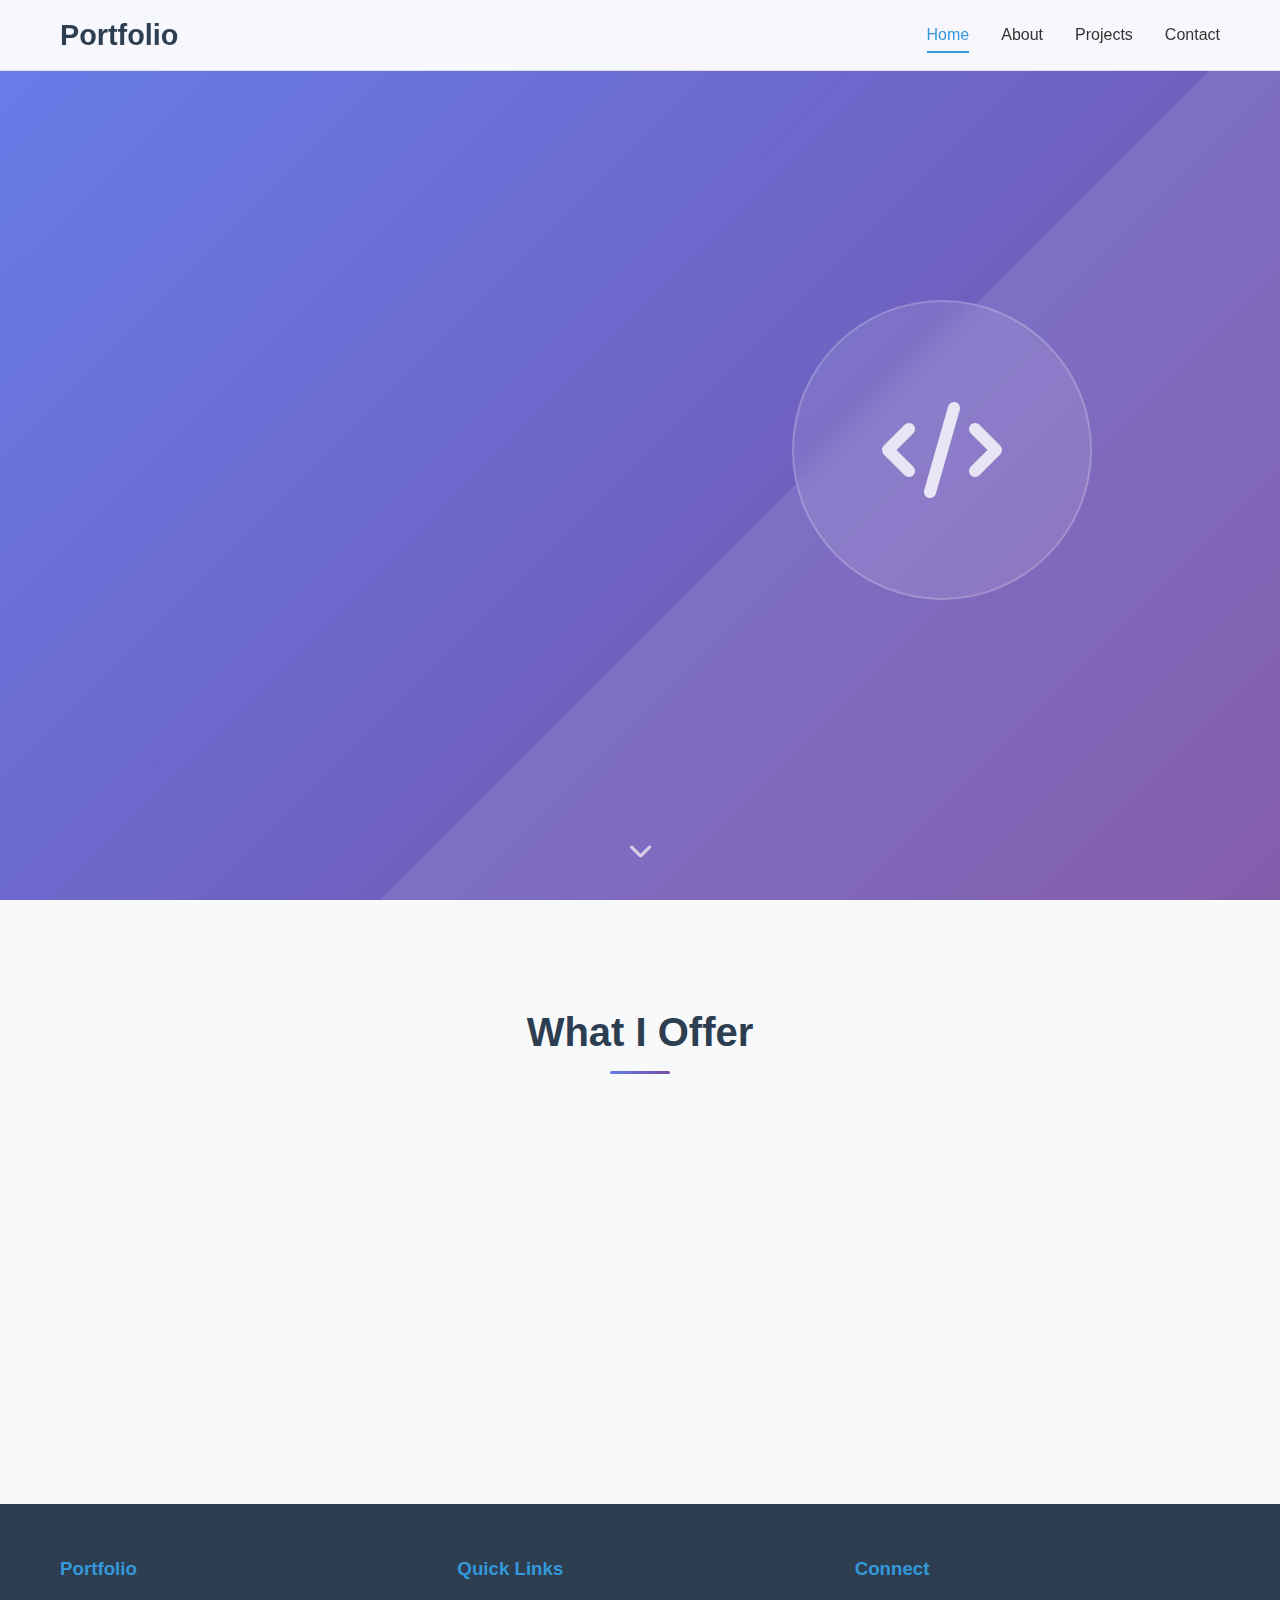
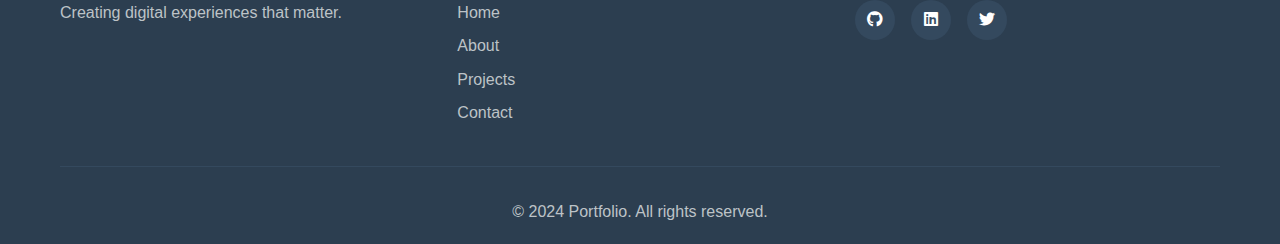
<file: index.html>
<!DOCTYPE html>
<html lang="en">
<head>
    <meta charset="UTF-8">
    <meta name="viewport" content="width=device-width, initial-scale=1.0">
    <meta name="description" content="Professional Portfolio - Web Developer">
    <title>Portfolio - Home</title>
    <link rel="stylesheet" href="css/styles.css">
    <link href="https://cdnjs.cloudflare.com/ajax/libs/font-awesome/6.0.0/css/all.min.css" rel="stylesheet">
</head>
<body>
    <!-- Navigation -->
    <nav class="navbar" id="navbar">
        <div class="nav-container">
            <div class="nav-logo">
                <a href="index.html">Portfolio</a>
            </div>
            <div class="nav-menu" id="nav-menu">
                <a href="index.html" class="nav-link active">Home</a>
                <a href="about.html" class="nav-link">About</a>
                <a href="projects.html" class="nav-link">Projects</a>
                <a href="contact.html" class="nav-link">Contact</a>
            </div>
            <div class="nav-toggle" id="mobile-menu">
                <span class="bar"></span>
                <span class="bar"></span>
                <span class="bar"></span>
            </div>
        </div>
    </nav>

    <!-- Hero Section -->
    <section class="hero">
        <div class="hero-container">
            <div class="hero-content">
                <h1 class="hero-title fade-in">Welcome to My Portfolio</h1>
                <p class="hero-subtitle fade-in-delay">Full-Stack Web Developer & UI/UX Designer</p>
                <p class="hero-description fade-in-delay-2">
                    I create beautiful, responsive websites and applications that deliver exceptional user experiences.
                </p>
                <div class="hero-buttons fade-in-delay-3">
                    <a href="projects.html" class="btn btn-primary">View My Work</a>
                    <a href="contact.html" class="btn btn-secondary">Get In Touch</a>
                </div>
            </div>
            <div class="hero-image">
                <div class="profile-circle">
                    <i class="fas fa-code"></i>
                </div>
            </div>
        </div>
        <div class="scroll-indicator">
            <i class="fas fa-chevron-down"></i>
        </div>
    </section>

    <!-- Features Section -->
    <section class="features" id="features">
        <div class="container">
            <h2 class="section-title">What I Offer</h2>
            <div class="features-grid">
                <div class="feature-card">
                    <div class="feature-icon">
                        <i class="fas fa-mobile-alt"></i>
                    </div>
                    <h3>Responsive Design</h3>
                    <p>Mobile-first approach ensuring your site looks great on all devices</p>
                </div>
                <div class="feature-card">
                    <div class="feature-icon">
                        <i class="fas fa-rocket"></i>
                    </div>
                    <h3>Fast Performance</h3>
                    <p>Optimized code and assets for lightning-fast loading times</p>
                </div>
                <div class="feature-card">
                    <div class="feature-icon">
                        <i class="fas fa-palette"></i>
                    </div>
                    <h3>Modern UI/UX</h3>
                    <p>Clean, intuitive interfaces that engage and convert users</p>
                </div>
            </div>
        </div>
    </section>

    <!-- Footer -->
    <footer class="footer">
        <div class="container">
            <div class="footer-content">
                <div class="footer-section">
                    <h3>Portfolio</h3>
                    <p>Creating digital experiences that matter.</p>
                </div>
                <div class="footer-section">
                    <h3>Quick Links</h3>
                    <ul>
                        <li><a href="index.html">Home</a></li>
                        <li><a href="about.html">About</a></li>
                        <li><a href="projects.html">Projects</a></li>
                        <li><a href="contact.html">Contact</a></li>
                    </ul>
                </div>
                <div class="footer-section">
                    <h3>Connect</h3>
                    <div class="social-links">
                        <a href="#"><i class="fab fa-github"></i></a>
                        <a href="#"><i class="fab fa-linkedin"></i></a>
                        <a href="#"><i class="fab fa-twitter"></i></a>
                    </div>
                </div>
            </div>
            <div class="footer-bottom">
                <p>&copy; 2024 Portfolio. All rights reserved.</p>
            </div>
        </div>
    </footer>

    <script src="js/scripts.js"></script>
</body>
</html>
</file>
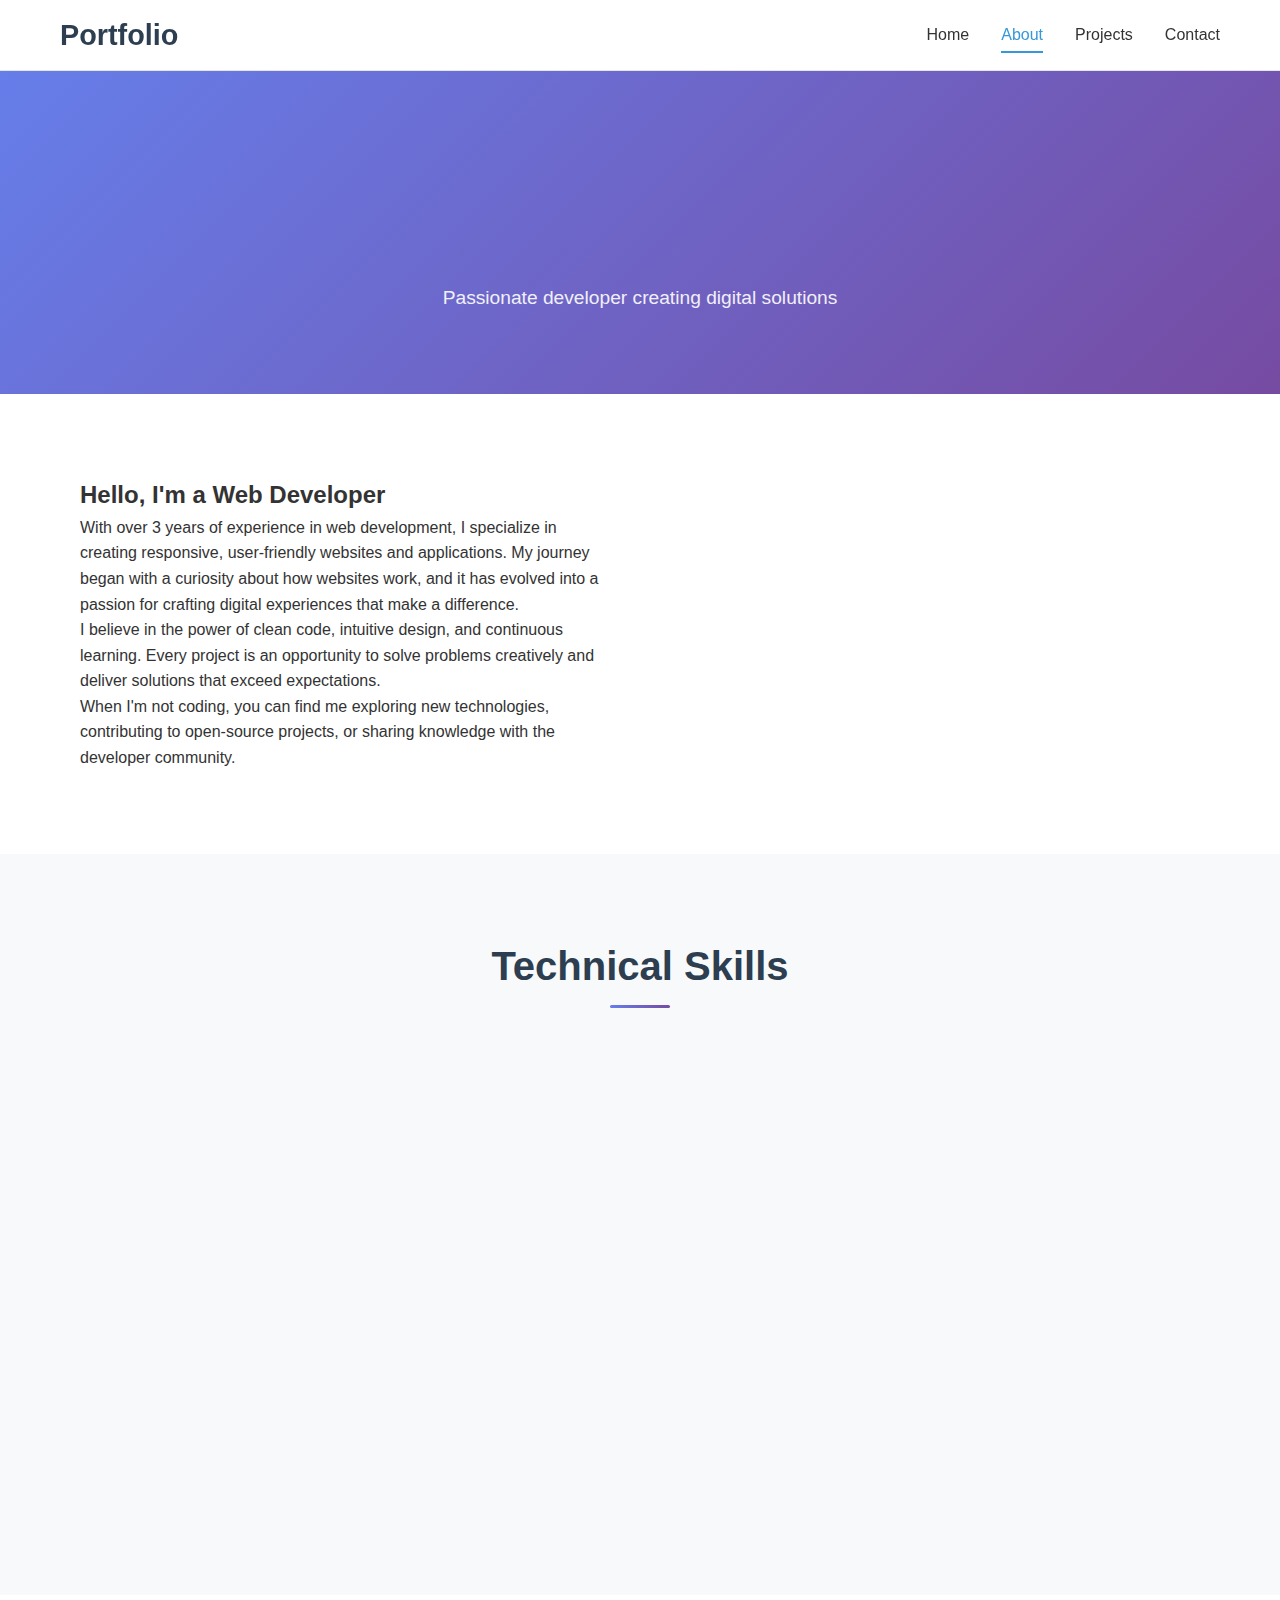
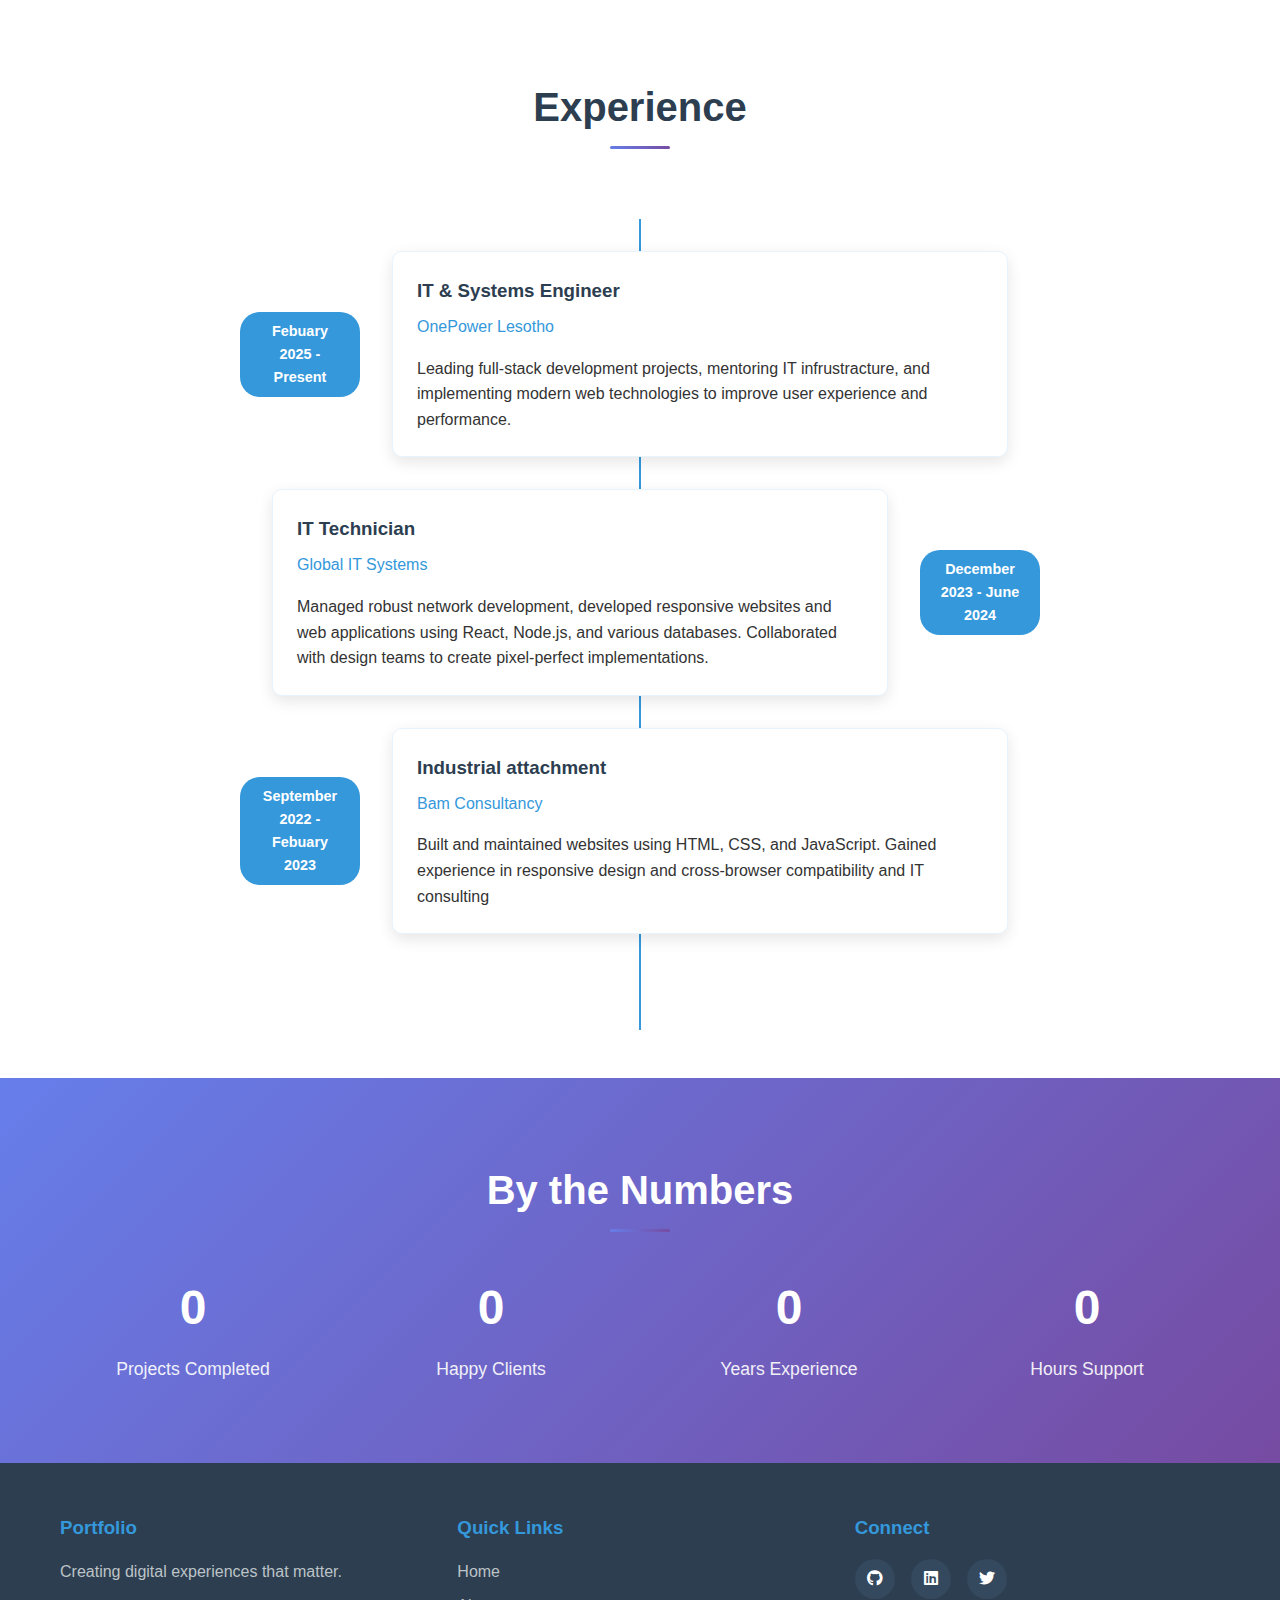
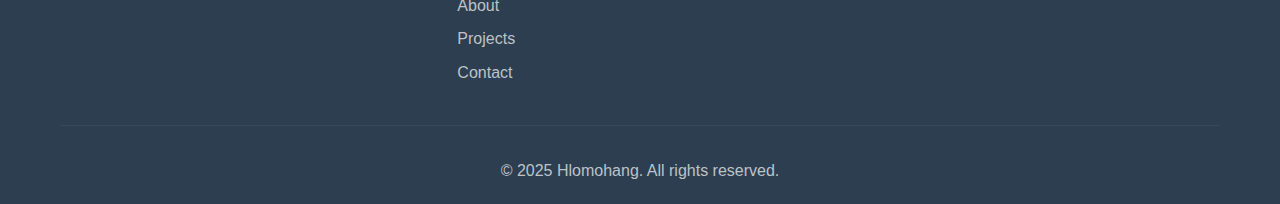
<file: about.html>
<!DOCTYPE html>
<html lang="en">
<head>
    <meta charset="UTF-8">
    <meta name="viewport" content="width=device-width, initial-scale=1.0">
    <meta name="description" content="Learn more about my background, skills, and experience as a web developer">
    <title>Portfolio - About</title>
    <link rel="stylesheet" href="css/styles.css">
    <link href="https://cdnjs.cloudflare.com/ajax/libs/font-awesome/6.0.0/css/all.min.css" rel="stylesheet">
</head>
<body>
    <!-- Navigation -->
    <nav class="navbar" id="navbar">
        <div class="nav-container">
            <div class="nav-logo">
                <a href="index.html">Portfolio</a>
            </div>
            <div class="nav-menu" id="nav-menu">
                <a href="index.html" class="nav-link">Home</a>
                <a href="about.html" class="nav-link active">About</a>
                <a href="projects.html" class="nav-link">Projects</a>
                <a href="contact.html" class="nav-link">Contact</a>
            </div>
            <div class="nav-toggle" id="mobile-menu">
                <span class="bar"></span>
                <span class="bar"></span>
                <span class="bar"></span>
            </div>
        </div>
    </nav>

    <!-- Page Header -->
    <section class="page-header">
        <div class="container">
            <h1 class="page-title fade-in">About Me</h1>
            <p class="page-subtitle fade-in-delay">Passionate developer creating digital solutions</p>
        </div>
    </section>

    <!-- About Content -->
    <section class="content-section">
        <div class="container">
            <div class="hero-container">
                <div class="hero-content">
                    <h2>Hello, I'm a Web Developer</h2>
                    <p>
                        With over 3 years of experience in web development, I specialize in creating 
                        responsive, user-friendly websites and applications. My journey began with a 
                        curiosity about how websites work, and it has evolved into a passion for 
                        crafting digital experiences that make a difference.
                    </p>
                    <p>
                        I believe in the power of clean code, intuitive design, and continuous learning. 
                        Every project is an opportunity to solve problems creatively and deliver 
                        solutions that exceed expectations.
                    </p>
                    <p>
                        When I'm not coding, you can find me exploring new technologies, contributing 
                        to open-source projects, or sharing knowledge with the developer community.
                    </p>
                </div>
                <div class="hero-image">
                    <div class="profile-circle">
                        <i class="fas fa-user"></i>
                    </div>
                </div>
            </div>
        </div>
    </section>

    <!-- Skills Section -->
    <section class="content-section" style="background: #f8f9fa;">
        <div class="container">
            <h2 class="section-title">Technical Skills</h2>
            <div class="skills-grid">
                <div class="skill-item">
                    <i class="fab fa-html5" style="font-size: 2rem; color: #e34f26; margin-bottom: 0.5rem;"></i>
                    <h3>HTML5</h3>
                    <p>Semantic markup</p>
                </div>
                <div class="skill-item">
                    <i class="fab fa-css3-alt" style="font-size: 2rem; color: #1572b6; margin-bottom: 0.5rem;"></i>
                    <h3>CSS3</h3>
                    <p>Modern styling</p>
                </div>
                <div class="skill-item">
                    <i class="fab fa-js-square" style="font-size: 2rem; color: #f7df1e; margin-bottom: 0.5rem;"></i>
                    <h3>JavaScript</h3>
                    <p>ES6+ features</p>
                </div>
                <div class="skill-item">
                    <i class="fab fa-react" style="font-size: 2rem; color: #61dafb; margin-bottom: 0.5rem;"></i>
                    <h3>React & Next Js</h3>
                    <p>Component-based</p>
                </div>
                <div class="skill-item">
                    <i class="fab fa-node-js" style="font-size: 2rem; color: #339933; margin-bottom: 0.5rem;"></i>
                    <h3>Python & Node.js</h3>
                    <p>Backend development</p>
                </div>
                <div class="skill-item">
                    <i class="fas fa-database" style="font-size: 2rem; color: #336791; margin-bottom: 0.5rem;"></i>
                    <h3>Databases</h3>
                    <p>MySQL & PostgreSQL</p>
                </div>
                <div class="skill-item">
                    <i class="fab fa-git-alt" style="font-size: 2rem; color: #f05032; margin-bottom: 0.5rem;"></i>
                    <h3>Git</h3>
                    <p>Version control</p>
                </div>
                <div class="skill-item">
                    <i class="fas fa-mobile-alt" style="font-size: 2rem; color: #3498db; margin-bottom: 0.5rem;"></i>
                    <h3>Responsive</h3>
                    <p>Mobile-first design</p>
                </div>
                <div class="skill-item">
                    <i class="fas fa-mobile-alt" style="font-size: 2rem; color: #3498db; margin-bottom: 0.5rem;"></i>
                    <h3>AI & Machine learning</h3>
                    <p>Automation and AI driven solutions</p>
                </div>
            </div>
        </div>
    </section>

    <!-- Experience Timeline -->
    <section class="content-section">
        <div class="container">
            <h2 class="section-title">Experience</h2>
            <div class="timeline">
                <div class="timeline-item">
                    <div class="timeline-date">Febuary 2025 - Present</div>
                    <div class="timeline-content">
                        <h3>IT & Systems Engineer</h3>
                        <h4>OnePower Lesotho</h4>
                        <p>Leading full-stack development projects, mentoring IT infrustracture, and implementing modern web technologies to improve user experience and performance.</p>
                    </div>
                </div>
                <div class="timeline-item">
                    <div class="timeline-date">December 2023 - June 2024</div>
                    <div class="timeline-content">
                        <h3>IT Technician</h3>
                        <h4>Global IT Systems</h4>
                        <p>Managed robust network development, developed responsive websites and web applications using React, Node.js, and various databases. Collaborated with design teams to create pixel-perfect implementations.</p>
                    </div>
                </div>
                <div class="timeline-item">
                    <div class="timeline-date">September 2022 - Febuary 2023</div>
                    <div class="timeline-content">
                        <h3>Industrial attachment</h3>
                        <h4>Bam Consultancy</h4>
                        <p>Built and maintained websites using HTML, CSS, and JavaScript. Gained experience in responsive design and cross-browser compatibility and IT consulting</p>
                    </div>
                </div>
            </div>
        </div>
    </section>

    <!-- Stats Section -->
    <section class="content-section" style="background: linear-gradient(135deg, #667eea 0%, #764ba2 100%); color: white;">
        <div class="container">
            <h2 class="section-title" style="color: white;">By the Numbers</h2>
            <div class="stats-grid">
                <div class="stat-item">
                    <div class="stat-number counter" data-target="50">0</div>
                    <div class="stat-label">Projects Completed</div>
                </div>
                <div class="stat-item">
                    <div class="stat-number counter" data-target="100">0</div>
                    <div class="stat-label">Happy Clients</div>
                </div>
                <div class="stat-item">
                    <div class="stat-number counter" data-target="5">0</div>
                    <div class="stat-label">Years Experience</div>
                </div>
                <div class="stat-item">
                    <div class="stat-number counter" data-target="24">0</div>
                    <div class="stat-label">Hours Support</div>
                </div>
            </div>
        </div>
    </section>

    <!-- Footer -->
    <footer class="footer">
        <div class="container">
            <div class="footer-content">
                <div class="footer-section">
                    <h3>Portfolio</h3>
                    <p>Creating digital experiences that matter.</p>
                </div>
                <div class="footer-section">
                    <h3>Quick Links</h3>
                    <ul>
                        <li><a href="index.html">Home</a></li>
                        <li><a href="about.html">About</a></li>
                        <li><a href="projects.html">Projects</a></li>
                        <li><a href="contact.html">Contact</a></li>
                    </ul>
                </div>
                <div class="footer-section">
                    <h3>Connect</h3>
                    <div class="social-links">
                        <a href="#"><i class="fab fa-github"></i></a>
                        <a href="#"><i class="fab fa-linkedin"></i></a>
                        <a href="#"><i class="fab fa-twitter"></i></a>
                    </div>
                </div>
            </div>
            <div class="footer-bottom">
                <p>&copy; 2025 Hlomohang. All rights reserved.</p>
            </div>
        </div>
    </footer>

    <script src="js/scripts.js"></script>

    <!-- Additional CSS for About page specific elements -->
    <style>
        .timeline {
            position: relative;
            max-width: 800px;
            margin: 0 auto;
            padding: 2rem 0;
        }

        .timeline::before {
            content: '';
            position: absolute;
            left: 50%;
            transform: translateX(-50%);
            width: 2px;
            height: 100%;
            background: #3498db;
        }

        .timeline-item {
            position: relative;
            margin: 2rem 0;
            display: flex;
            align-items: center;
        }

        .timeline-item:nth-child(odd) {
            flex-direction: row;
        }

        .timeline-item:nth-child(even) {
            flex-direction: row-reverse;
        }

        .timeline-date {
            flex: 0 0 120px;
            background: #3498db;
            color: white;
            padding: 0.5rem 1rem;
            border-radius: 20px;
            text-align: center;
            font-weight: bold;
            font-size: 0.9rem;
        }

        .timeline-content {
            flex: 1;
            background: white;
            padding: 1.5rem;
            margin: 0 2rem;
            border-radius: 10px;
            box-shadow: 0 5px 15px rgba(0, 0, 0, 0.1);
            border: 1px solid #e8f4fd;
        }

        .timeline-content h3 {
            color: #2c3e50;
            margin-bottom: 0.5rem;
        }

        .timeline-content h4 {
            color: #3498db;
            margin-bottom: 1rem;
            font-weight: normal;
        }

        .stats-grid {
            display: grid;
            grid-template-columns: repeat(auto-fit, minmax(200px, 1fr));
            gap: 2rem;
            margin-top: 3rem;
        }

        .stat-item {
            text-align: center;
        }

        .stat-number {
            font-size: 3rem;
            font-weight: bold;
            margin-bottom: 0.5rem;
        }

        .stat-label {
            font-size: 1.1rem;
            opacity: 0.9;
        }

        @media screen and (max-width: 768px) {
            .timeline::before {
                left: 20px;
            }

            .timeline-item,
            .timeline-item:nth-child(even) {
                flex-direction: column;
                align-items: flex-start;
                padding-left: 40px;
            }

            .timeline-date {
                margin-bottom: 1rem;
            }

            .timeline-content {
                margin: 0;
            }

            .stat-number {
                font-size: 2rem;
            }
        }
    </style>
</body>
</html>
</file>
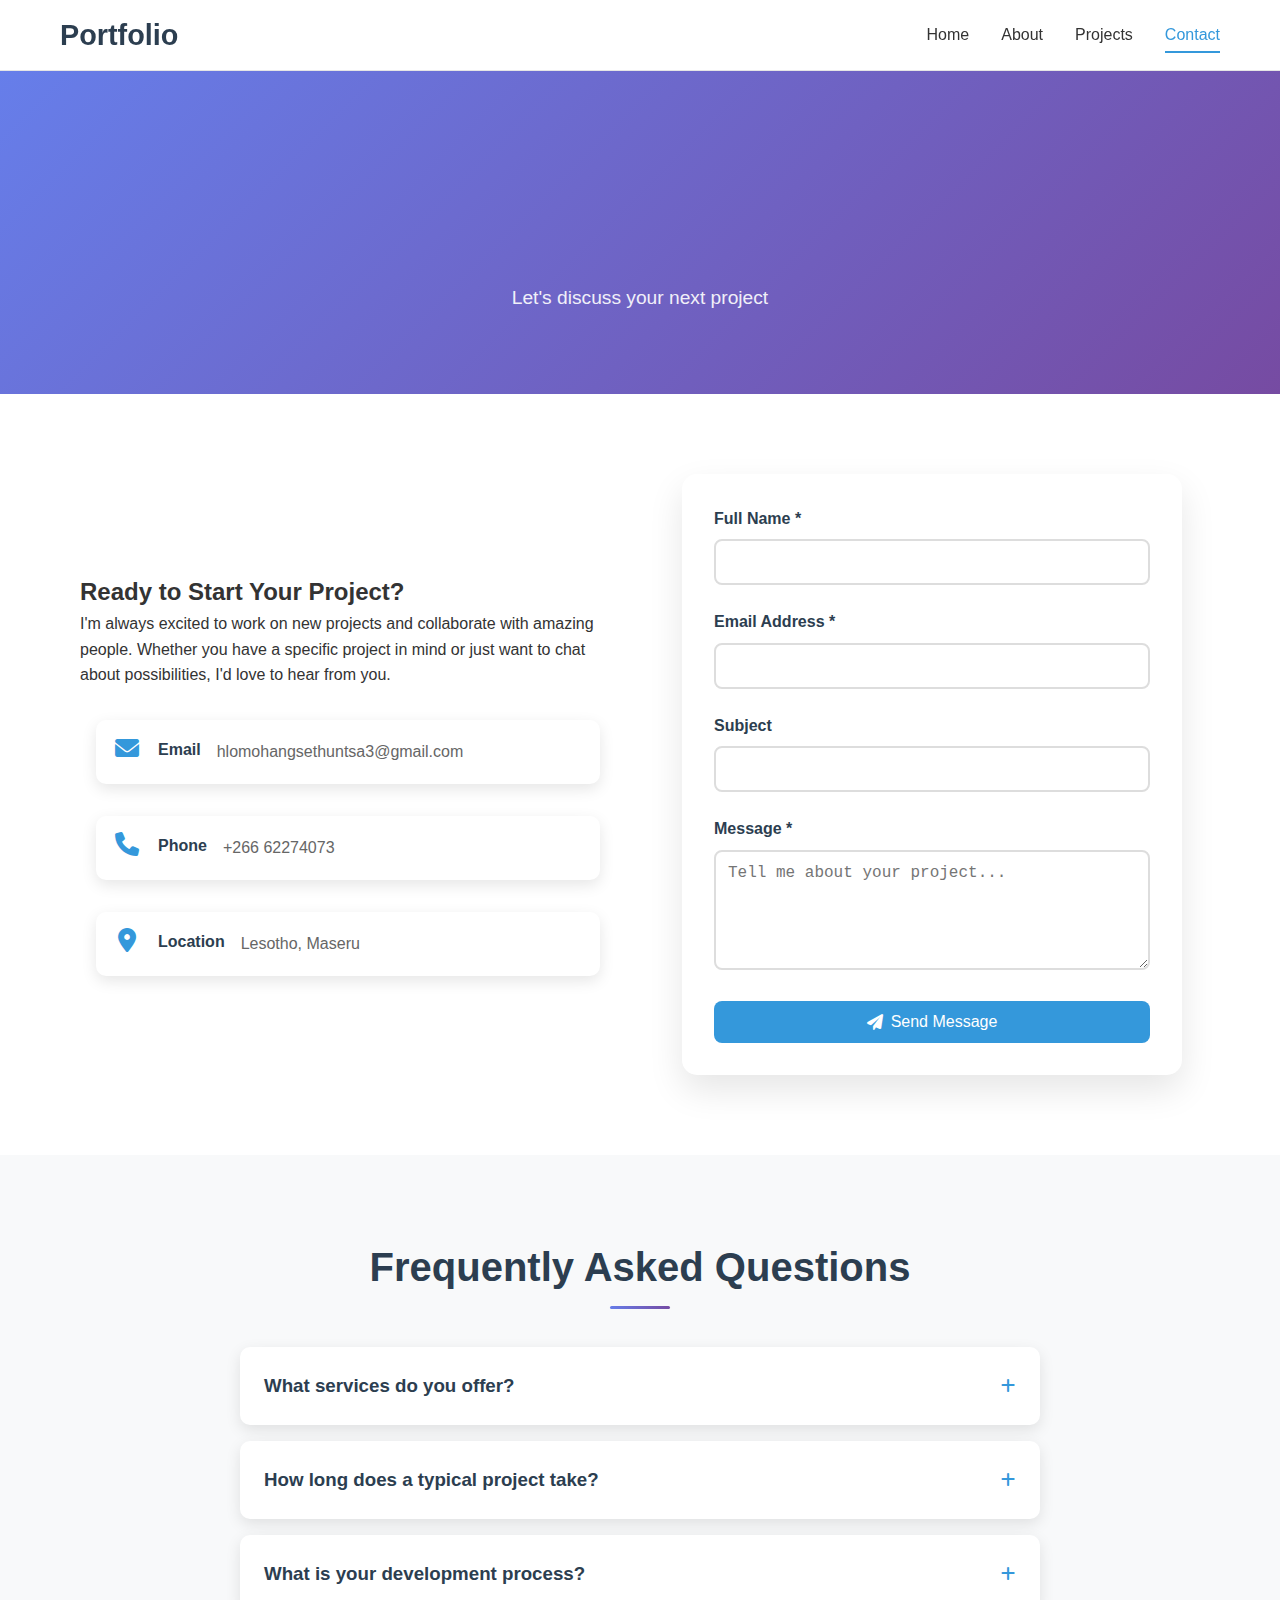
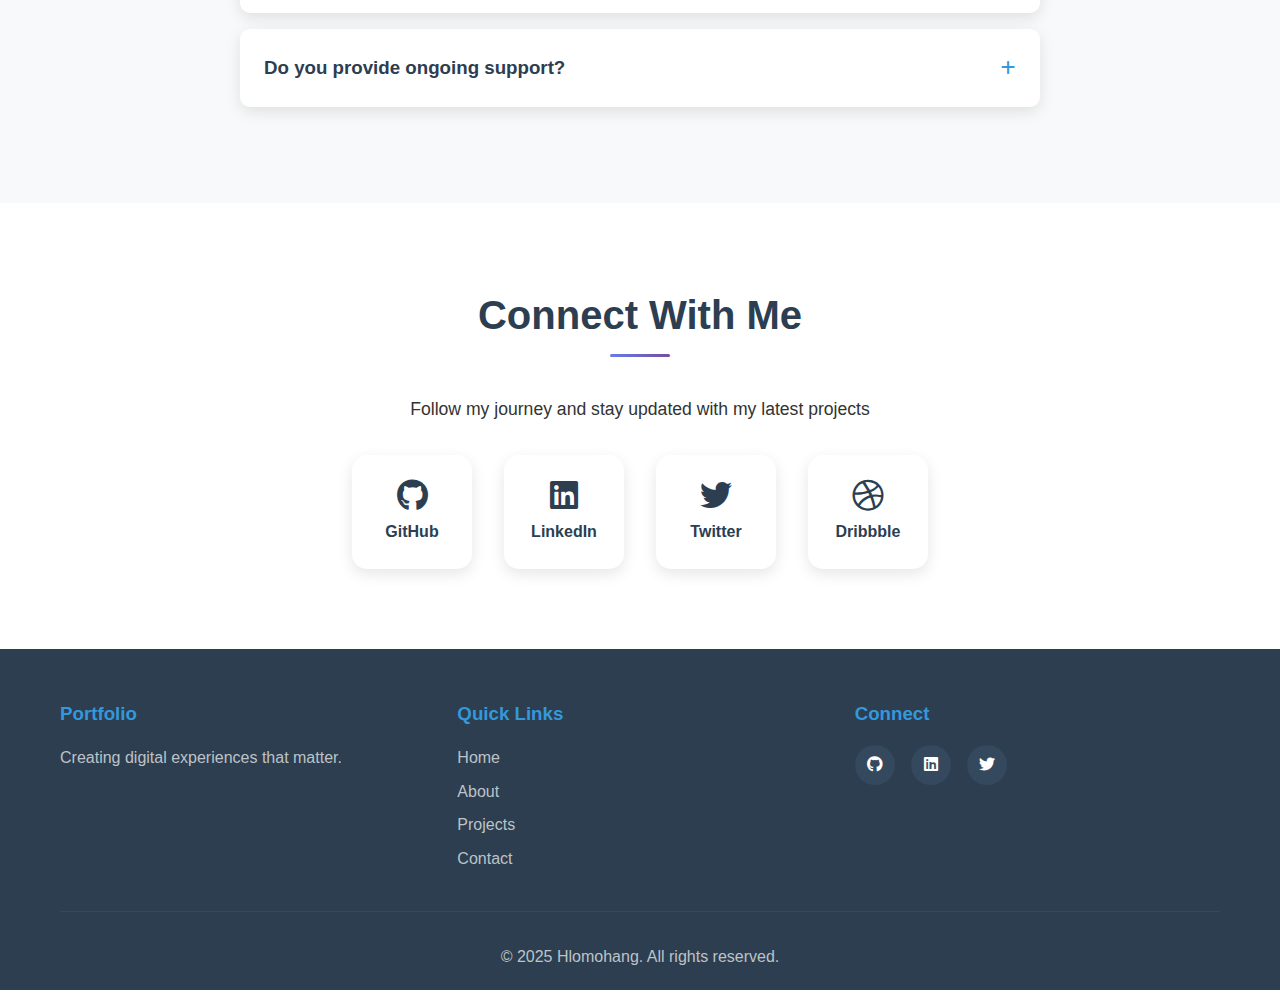
<file: contact.html>
<!DOCTYPE html>
<html lang="en">
<head>
    <meta charset="UTF-8">
    <meta name="viewport" content="width=device-width, initial-scale=1.0">
    <meta name="description" content="Get in touch for web development projects and collaborations">
    <title>Portfolio - Contact</title>
    <link rel="stylesheet" href="css/styles.css">
    <link href="https://cdnjs.cloudflare.com/ajax/libs/font-awesome/6.0.0/css/all.min.css" rel="stylesheet">
</head>
<body>
    <!-- Navigation -->
    <nav class="navbar" id="navbar">
        <div class="nav-container">
            <div class="nav-logo">
                <a href="index.html">Portfolio</a>
            </div>
            <div class="nav-menu" id="nav-menu">
                <a href="index.html" class="nav-link">Home</a>
                <a href="about.html" class="nav-link">About</a>
                <a href="projects.html" class="nav-link">Projects</a>
                <a href="contact.html" class="nav-link active">Contact</a>
            </div>
            <div class="nav-toggle" id="mobile-menu">
                <span class="bar"></span>
                <span class="bar"></span>
                <span class="bar"></span>
            </div>
        </div>
    </nav>

    <!-- Page Header -->
    <section class="page-header">
        <div class="container">
            <h1 class="page-title fade-in">Get In Touch</h1>
            <p class="page-subtitle fade-in-delay">Let's discuss your next project</p>
        </div>
    </section>

    <!-- Contact Form Section -->
    <section class="content-section">
        <div class="container">
            <div class="hero-container">
                <div class="hero-content">
                    <h2>Ready to Start Your Project?</h2>
                    <p>
                        I'm always excited to work on new projects and collaborate with amazing people. 
                        Whether you have a specific project in mind or just want to chat about 
                        possibilities, I'd love to hear from you.
                    </p>
                    <div class="contact-info">
                        <div class="contact-item">
                            <i class="fas fa-envelope"></i>
                            <h4>Email</h4>
                            <p>hlomohangsethuntsa3@gmail.com</p>
                        </div>
                        <div class="contact-item">
                            <i class="fas fa-phone"></i>
                            <h4>Phone</h4>
                            <p>+266 62274073</p>
                        </div>
                        <div class="contact-item">
                            <i class="fas fa-map-marker-alt"></i>
                            <h4>Location</h4>
                            <p>Lesotho, Maseru</p>
                        </div>
                    </div>
                </div>
                <div class="hero-image">
                    <form class="contact-form" id="contact-form">
                        <div class="form-group">
                            <label for="name">Full Name *</label>
                            <input type="text" id="name" name="name" required>
                        </div>
                        <div class="form-group">
                            <label for="email">Email Address *</label>
                            <input type="email" id="email" name="email" required>
                        </div>
                        <div class="form-group">
                            <label for="subject">Subject</label>
                            <input type="text" id="subject" name="subject">
                        </div>
                        <div class="form-group">
                            <label for="message">Message *</label>
                            <textarea id="message" name="message" rows="5" required 
                                placeholder="Tell me about your project..."></textarea>
                        </div>
                        <button type="submit" class="submit-btn">
                            <i class="fas fa-paper-plane"></i> Send Message
                        </button>
                    </form>
                </div>
            </div>
        </div>
    </section>

    <!-- FAQ Section -->
    <section class="content-section" style="background: #f8f9fa;">
        <div class="container">
            <h2 class="section-title">Frequently Asked Questions</h2>
            <div class="faq-container">
                <div class="faq-item">
                    <div class="faq-question">
                        <h3>What services do you offer?</h3>
                        <i class="fas fa-plus faq-toggle"></i>
                    </div>
                    <div class="faq-answer">
                        <p>I offer full-stack web development, frontend development with React/Vue.js, 
                        backend development with Node.js, UI/UX design, and website optimization services.</p>
                    </div>
                </div>
                <div class="faq-item">
                    <div class="faq-question">
                        <h3>How long does a typical project take?</h3>
                        <i class="fas fa-plus faq-toggle"></i>
                    </div>
                    <div class="faq-answer">
                        <p>Project timelines vary depending on complexity and requirements. A simple website 
                        might take 2-4 weeks, while a complex web application could take 2-6 months. 
                        I provide detailed timelines during our initial consultation.</p>
                    </div>
                </div>
                <div class="faq-item">
                    <div class="faq-question">
                        <h3>What is your development process?</h3>
                        <i class="fas fa-plus faq-toggle"></i>
                    </div>
                    <div class="faq-answer">
                        <p>My process includes: 1) Discovery and planning, 2) Design and wireframing, 
                        3) Development and testing, 4) Review and feedback, 5) Launch and ongoing support. 
                        I keep clients involved throughout each stage.</p>
                    </div>
                </div>
                <div class="faq-item">
                    <div class="faq-question">
                        <h3>Do you provide ongoing support?</h3>
                        <i class="fas fa-plus faq-toggle"></i>
                    </div>
                    <div class="faq-answer">
                        <p>Yes! I offer various support packages including bug fixes, content updates, 
                        performance monitoring, and feature enhancements. We can discuss the best 
                        support plan for your needs.</p>
                    </div>
                </div>
            </div>
        </div>
    </section>

    <!-- Social Media Section -->
    <section class="content-section">
        <div class="container text-center">
            <h2 class="section-title">Connect With Me</h2>
            <p style="font-size: 1.1rem; margin-bottom: 2rem;">
                Follow my journey and stay updated with my latest projects
            </p>
            <div class="social-media-links">
                <a href="#" class="social-link">
                    <i class="fab fa-github"></i>
                    <span>GitHub</span>
                </a>
                <a href="#" class="social-link">
                    <i class="fab fa-linkedin"></i>
                    <span>LinkedIn</span>
                </a>
                <a href="#" class="social-link">
                    <i class="fab fa-twitter"></i>
                    <span>Twitter</span>
                </a>
                <a href="#" class="social-link">
                    <i class="fab fa-dribbble"></i>
                    <span>Dribbble</span>
                </a>
            </div>
        </div>
    </section>

    <!-- Footer -->
    <footer class="footer">
        <div class="container">
            <div class="footer-content">
                <div class="footer-section">
                    <h3>Portfolio</h3>
                    <p>Creating digital experiences that matter.</p>
                </div>
                <div class="footer-section">
                    <h3>Quick Links</h3>
                    <ul>
                        <li><a href="index.html">Home</a></li>
                        <li><a href="about.html">About</a></li>
                        <li><a href="projects.html">Projects</a></li>
                        <li><a href="contact.html">Contact</a></li>
                    </ul>
                </div>
                <div class="footer-section">
                    <h3>Connect</h3>
                    <div class="social-links">
                        <a href="#"><i class="fab fa-github"></i></a>
                        <a href="#"><i class="fab fa-linkedin"></i></a>
                        <a href="#"><i class="fab fa-twitter"></i></a>
                    </div>
                </div>
            </div>
            <div class="footer-bottom">
                <p>&copy; 2025 Hlomohang. All rights reserved.</p>
            </div>
        </div>
    </footer>

    <script src="js/scripts.js"></script>

    <!-- Additional CSS and JavaScript for Contact page -->
    <style>
        .contact-form {
            background: white;
            padding: 2rem;
            border-radius: 15px;
            box-shadow: 0 15px 35px rgba(0, 0, 0, 0.1);
            max-width: 500px;
            width: 100%;
        }

        .submit-btn {
            width: 100%;
            display: flex;
            align-items: center;
            justify-content: center;
            gap: 0.5rem;
        }

        .contact-info {
            display: flex;
            flex-direction: column;
            gap: 2rem;
            margin-top: 2rem;
        }

        .contact-item {
            display: flex;
            align-items: center;
            gap: 1rem;
            padding: 1rem;
            background: white;
            border-radius: 10px;
            box-shadow: 0 5px 15px rgba(0, 0, 0, 0.1);
            transition: transform 0.3s ease;
        }

        .contact-item:hover {
            transform: translateY(-2px);
        }

        .contact-item i {
            font-size: 1.5rem;
            color: #3498db;
            width: 30px;
            text-align: center;
        }

        .contact-item h4 {
            margin: 0 0 0.25rem 0;
            color: #2c3e50;
        }

        .contact-item p {
            margin: 0;
            color: #666;
        }

        .faq-container {
            max-width: 800px;
            margin: 0 auto;
        }

        .faq-item {
            background: white;
            margin-bottom: 1rem;
            border-radius: 10px;
            box-shadow: 0 5px 15px rgba(0, 0, 0, 0.1);
            overflow: hidden;
        }

        .faq-question {
            padding: 1.5rem;
            display: flex;
            justify-content: space-between;
            align-items: center;
            cursor: pointer;
            transition: background 0.3s ease;
        }

        .faq-question:hover {
            background: #f8f9fa;
        }

        .faq-question h3 {
            margin: 0;
            color: #2c3e50;
        }

        .faq-toggle {
            transition: transform 0.3s ease;
            color: #3498db;
        }

        .faq-item.active .faq-toggle {
            transform: rotate(45deg);
        }

        .faq-answer {
            padding: 0 1.5rem;
            max-height: 0;
            overflow: hidden;
            transition: all 0.3s ease;
        }

        .faq-item.active .faq-answer {
            padding: 0 1.5rem 1.5rem;
            max-height: 200px;
        }

        .faq-answer p {
            margin: 0;
            color: #666;
            line-height: 1.6;
        }

        .social-media-links {
            display: flex;
            justify-content: center;
            gap: 2rem;
            flex-wrap: wrap;
        }

        .social-link {
            display: flex;
            flex-direction: column;
            align-items: center;
            gap: 0.5rem;
            padding: 1.5rem;
            background: white;
            border-radius: 15px;
            text-decoration: none;
            color: #2c3e50;
            box-shadow: 0 5px 15px rgba(0, 0, 0, 0.1);
            transition: all 0.3s ease;
            min-width: 120px;
        }

        .social-link:hover {
            transform: translateY(-5px);
            box-shadow: 0 10px 25px rgba(0, 0, 0, 0.15);
            color: #3498db;
        }

        .social-link i {
            font-size: 2rem;
        }

        .social-link span {
            font-weight: 600;
        }

        @media screen and (max-width: 768px) {
            .hero-container {
                grid-template-columns: 1fr;
                gap: 3rem;
            }

            .contact-info {
                flex-direction: column;
            }

            .contact-form {
                max-width: 100%;
            }

            .social-media-links {
                grid-template-columns: repeat(2, 1fr);
                gap: 1rem;
            }

            .social-link {
                min-width: auto;
                padding: 1rem;
            }
        }
    </style>

    <script>
        // FAQ Toggle Functionality
        document.querySelectorAll('.faq-question').forEach(question => {
            question.addEventListener('click', function() {
                const faqItem = this.parentNode;
                const isActive = faqItem.classList.contains('active');
                
                // Close all FAQ items
                document.querySelectorAll('.faq-item').forEach(item => {
                    item.classList.remove('active');
                });
                
                // Open clicked item if it wasn't active
                if (!isActive) {
                    faqItem.classList.add('active');
                }
            });
        });

        // Enhanced form validation for contact page
        document.addEventListener('DOMContentLoaded', function() {
            const form = document.getElementById('contact-form');
            if (form) {
                const inputs = form.querySelectorAll('input, textarea');
                
                // Real-time validation
                inputs.forEach(input => {
                    input.addEventListener('blur', function() {
                        validateField(this);
                    });
                    
                    input.addEventListener('input', function() {
                        if (this.classList.contains('error')) {
                            validateField(this);
                        }
                    });
                });
            }
        });

        function validateField(field) {
            const value = field.value.trim();
            const fieldName = field.name;
            
            // Remove previous error styling
            field.classList.remove('error');
            const existingError = field.parentNode.querySelector('.error-message');
            if (existingError) {
                existingError.remove();
            }
            
            let isValid = true;
            let errorMessage = '';
            
            // Validation rules
            if (field.hasAttribute('required') && !value) {
                isValid = false;
                errorMessage = `${fieldName.charAt(0).toUpperCase() + fieldName.slice(1)} is required`;
            } else if (fieldName === 'email' && value) {
                const emailRegex = /^[^\s@]+@[^\s@]+\.[^\s@]+$/;
                if (!emailRegex.test(value)) {
                    isValid = false;
                    errorMessage = 'Please enter a valid email address';
                }
            } else if (fieldName === 'message' && value && value.length < 10) {
                isValid = false;
                errorMessage = 'Message must be at least 10 characters long';
            }
            
            // Show error if invalid
            if (!isValid) {
                field.classList.add('error');
                const errorDiv = document.createElement('div');
                errorDiv.className = 'error-message';
                errorDiv.style.color = '#e74c3c';
                errorDiv.style.fontSize = '0.9rem';
                errorDiv.style.marginTop = '0.5rem';
                errorDiv.textContent = errorMessage;
                field.parentNode.appendChild(errorDiv);
            }
            
            return isValid;
        }
    </script>
</body>
</html>
</file>
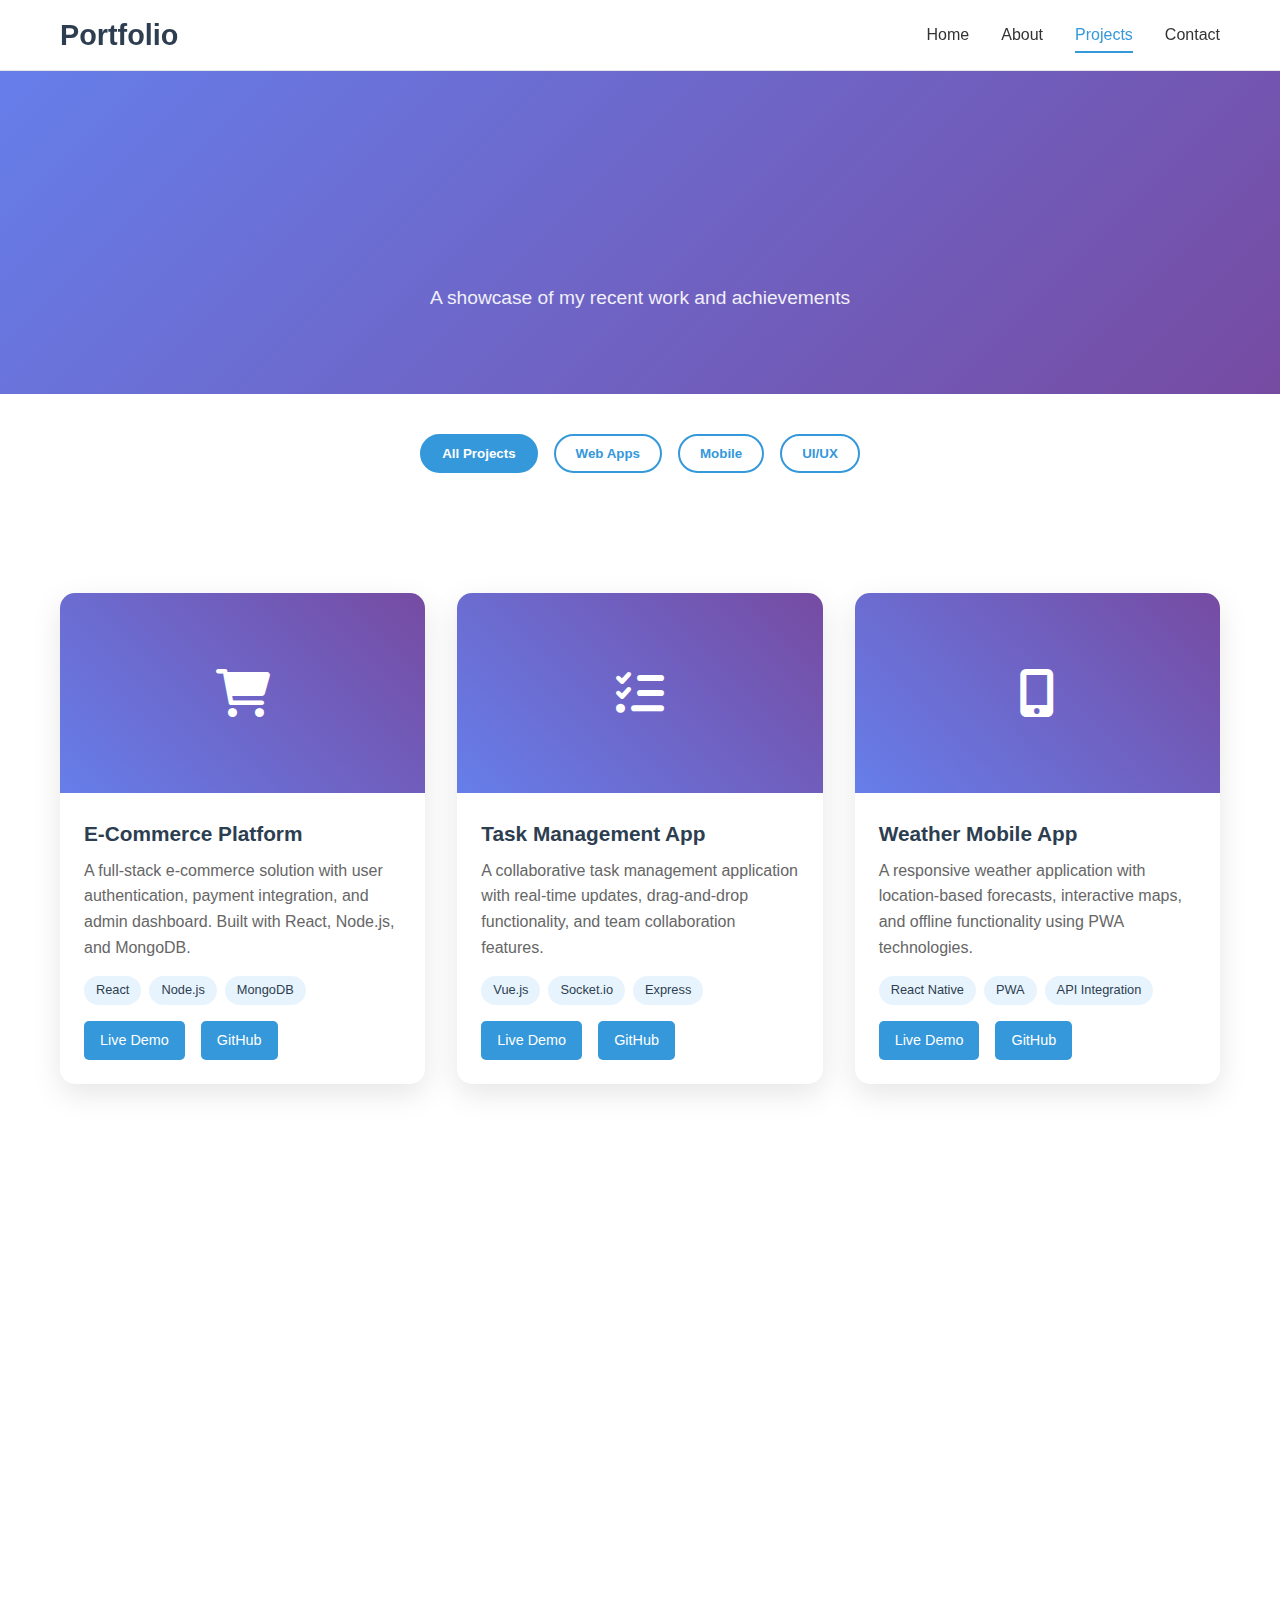
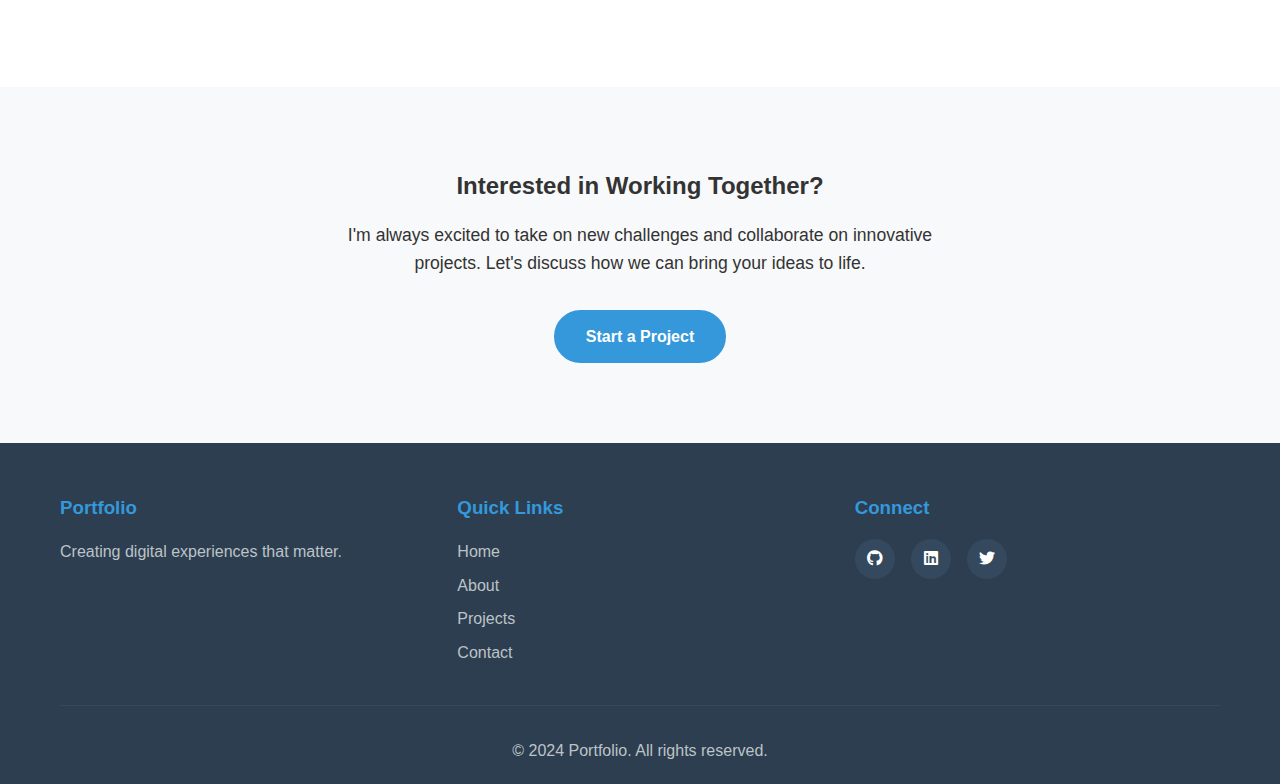
<file: projects.html>
<!DOCTYPE html>
<html lang="en">
<head>
    <meta charset="UTF-8">
    <meta name="viewport" content="width=device-width, initial-scale=1.0">
    <meta name="description" content="Browse my portfolio of web development projects and applications">
    <title>Portfolio - Projects</title>
    <link rel="stylesheet" href="css/styles.css">
    <link href="https://cdnjs.cloudflare.com/ajax/libs/font-awesome/6.0.0/css/all.min.css" rel="stylesheet">
</head>
<body>
    <!-- Navigation -->
    <nav class="navbar" id="navbar">
        <div class="nav-container">
            <div class="nav-logo">
                <a href="index.html">Portfolio</a>
            </div>
            <div class="nav-menu" id="nav-menu">
                <a href="index.html" class="nav-link">Home</a>
                <a href="about.html" class="nav-link">About</a>
                <a href="projects.html" class="nav-link active">Projects</a>
                <a href="contact.html" class="nav-link">Contact</a>
            </div>
            <div class="nav-toggle" id="mobile-menu">
                <span class="bar"></span>
                <span class="bar"></span>
                <span class="bar"></span>
            </div>
        </div>
    </nav>

    <!-- Page Header -->
    <section class="page-header">
        <div class="container">
            <h1 class="page-title fade-in">My Projects</h1>
            <p class="page-subtitle fade-in-delay">A showcase of my recent work and achievements</p>
        </div>
    </section>

    <!-- Filter Buttons -->
    <section class="content-section" style="padding: 40px 0;">
        <div class="container">
            <div class="project-filters">
                <button class="filter-btn active" data-filter="all">All Projects</button>
                <button class="filter-btn" data-filter="web">Web Apps</button>
                <button class="filter-btn" data-filter="mobile">Mobile</button>
                <button class="filter-btn" data-filter="design">UI/UX</button>
            </div>
        </div>
    </section>

    <!-- Projects Grid -->
    <section class="content-section" style="padding-top: 0;">
        <div class="container">
            <div class="projects-grid">
                <!-- Project 1 -->
                <div class="project-card" data-category="web">
                    <div class="project-image">
                        <i class="fas fa-shopping-cart"></i>
                    </div>
                    <div class="project-content">
                        <h3 class="project-title">E-Commerce Platform</h3>
                        <p class="project-description">
                            A full-stack e-commerce solution with user authentication, payment integration, 
                            and admin dashboard. Built with React, Node.js, and MongoDB.
                        </p>
                        <div class="project-tech">
                            <span class="tech-tag">React</span>
                            <span class="tech-tag">Node.js</span>
                            <span class="tech-tag">MongoDB</span>
                        </div>
                        <div class="project-links">
                            <a href="#" class="project-link">Live Demo</a>
                            <a href="#" class="project-link">GitHub</a>
                        </div>
                    </div>
                </div>

                <!-- Project 2 -->
                <div class="project-card" data-category="web">
                    <div class="project-image">
                        <i class="fas fa-tasks"></i>
                    </div>
                    <div class="project-content">
                        <h3 class="project-title">Task Management App</h3>
                        <p class="project-description">
                            A collaborative task management application with real-time updates, 
                            drag-and-drop functionality, and team collaboration features.
                        </p>
                        <div class="project-tech">
                            <span class="tech-tag">Vue.js</span>
                            <span class="tech-tag">Socket.io</span>
                            <span class="tech-tag">Express</span>
                        </div>
                        <div class="project-links">
                            <a href="#" class="project-link">Live Demo</a>
                            <a href="#" class="project-link">GitHub</a>
                        </div>
                    </div>
                </div>

                <!-- Project 3 -->
                <div class="project-card" data-category="mobile">
                    <div class="project-image">
                        <i class="fas fa-mobile-alt"></i>
                    </div>
                    <div class="project-content">
                        <h3 class="project-title">Weather Mobile App</h3>
                        <p class="project-description">
                            A responsive weather application with location-based forecasts, 
                            interactive maps, and offline functionality using PWA technologies.
                        </p>
                        <div class="project-tech">
                            <span class="tech-tag">React Native</span>
                            <span class="tech-tag">PWA</span>
                            <span class="tech-tag">API Integration</span>
                        </div>
                        <div class="project-links">
                            <a href="#" class="project-link">Live Demo</a>
                            <a href="#" class="project-link">GitHub</a>
                        </div>
                    </div>
                </div>

                <!-- Project 4 -->
                <div class="project-card" data-category="design">
                    <div class="project-image">
                        <i class="fas fa-palette"></i>
                    </div>
                    <div class="project-content">
                        <h3 class="project-title">Brand Identity Design</h3>
                        <p class="project-description">
                            Complete brand identity and UI/UX design for a tech startup, 
                            including logo design, style guide, and responsive website mockups.
                        </p>
                        <div class="project-tech">
                            <span class="tech-tag">Figma</span>
                            <span class="tech-tag">Adobe XD</span>
                            <span class="tech-tag">Photoshop</span>
                        </div>
                        <div class="project-links">
                            <a href="#" class="project-link">View Design</a>
                            <a href="#" class="project-link">Case Study</a>
                        </div>
                    </div>
                </div>

                <!-- Project 5 -->
                <div class="project-card" data-category="web">
                    <div class="project-image">
                        <i class="fas fa-chart-line"></i>
                    </div>
                    <div class="project-content">
                        <h3 class="project-title">Analytics Dashboard</h3>
                        <p class="project-description">
                            A comprehensive analytics dashboard with real-time data visualization, 
                            custom reporting, and interactive charts for business intelligence.
                        </p>
                        <div class="project-tech">
                            <span class="tech-tag">React</span>
                            <span class="tech-tag">D3.js</span>
                            <span class="tech-tag">Python</span>
                        </div>
                        <div class="project-links">
                            <a href="#" class="project-link">Live Demo</a>
                            <a href="#" class="project-link">GitHub</a>
                        </div>
                    </div>
                </div>

                <!-- Project 6 -->
                <div class="project-card" data-category="mobile">
                    <div class="project-image">
                        <i class="fas fa-heartbeat"></i>
                    </div>
                    <div class="project-content">
                        <h3 class="project-title">Health Tracker App</h3>
                        <p class="project-description">
                            A comprehensive health and fitness tracking application with 
                            wearable device integration, progress tracking, and social features.
                        </p>
                        <div class="project-tech">
                            <span class="tech-tag">Flutter</span>
                            <span class="tech-tag">Firebase</span>
                            <span class="tech-tag">Bluetooth API</span>
                        </div>
                        <div class="project-links">
                            <a href="#" class="project-link">Live Demo</a>
                            <a href="#" class="project-link">GitHub</a>
                        </div>
                    </div>
                </div>
            </div>
        </div>
    </section>

    <!-- Call to Action -->
    <section class="content-section" style="background: #f8f9fa;">
        <div class="container text-center">
            <h2>Interested in Working Together?</h2>
            <p style="font-size: 1.1rem; margin: 1rem 0 2rem; max-width: 600px; margin-left: auto; margin-right: auto;">
                I'm always excited to take on new challenges and collaborate on innovative projects. 
                Let's discuss how we can bring your ideas to life.
            </p>
            <a href="contact.html" class="btn btn-primary">Start a Project</a>
        </div>
    </section>

    <!-- Footer -->
    <footer class="footer">
        <div class="container">
            <div class="footer-content">
                <div class="footer-section">
                    <h3>Portfolio</h3>
                    <p>Creating digital experiences that matter.</p>
                </div>
                <div class="footer-section">
                    <h3>Quick Links</h3>
                    <ul>
                        <li><a href="index.html">Home</a></li>
                        <li><a href="about.html">About</a></li>
                        <li><a href="projects.html">Projects</a></li>
                        <li><a href="contact.html">Contact</a></li>
                    </ul>
                </div>
                <div class="footer-section">
                    <h3>Connect</h3>
                    <div class="social-links">
                        <a href="#"><i class="fab fa-github"></i></a>
                        <a href="#"><i class="fab fa-linkedin"></i></a>
                        <a href="#"><i class="fab fa-twitter"></i></a>
                    </div>
                </div>
            </div>
            <div class="footer-bottom">
                <p>&copy; 2024 Portfolio. All rights reserved.</p>
            </div>
        </div>
    </footer>

    <script src="js/scripts.js"></script>

    <!-- Additional CSS for Projects page -->
    <style>
        .project-filters {
            display: flex;
            justify-content: center;
            gap: 1rem;
            flex-wrap: wrap;
            margin-bottom: 2rem;
        }

        .filter-btn {
            padding: 10px 20px;
            border: 2px solid #3498db;
            background: transparent;
            color: #3498db;
            border-radius: 25px;
            cursor: pointer;
            transition: all 0.3s ease;
            font-weight: 600;
        }

        .filter-btn:hover,
        .filter-btn.active {
            background: #3498db;
            color: white;
        }

        .project-tech {
            display: flex;
            flex-wrap: wrap;
            gap: 0.5rem;
            margin: 1rem 0;
        }

        .tech-tag {
            padding: 4px 12px;
            background: #e8f4fd;
            color: #2c3e50;
            border-radius: 15px;
            font-size: 0.8rem;
            font-weight: 500;
        }

        .project-card {
            transition: all 0.3s ease;
        }

        .project-card[style*="display: none"] {
            transform: scale(0.8);
            opacity: 0;
        }

        @media screen and (max-width: 768px) {
            .project-filters {
                justify-content: center;
            }

            .filter-btn {
                padding: 8px 16px;
                font-size: 0.9rem;
            }
        }
    </style>
</body>
</html>
</file>
<file: css/styles.css>
/* ===== CSS RESET & BASE STYLES ===== */
* {
    margin: 0;
    padding: 0;
    box-sizing: border-box;
}

html {
    scroll-behavior: smooth;
}

body {
    font-family: 'Segoe UI', Tahoma, Geneva, Verdana, sans-serif;
    line-height: 1.6;
    color: #333;
    background-color: #fff;
}

.container {
    max-width: 1200px;
    margin: 0 auto;
    padding: 0 20px;
}

/* ===== NAVIGATION ===== */
.navbar {
    position: fixed;
    top: 0;
    width: 100%;
    background: rgba(255, 255, 255, 0.95);
    backdrop-filter: blur(10px);
    z-index: 1000;
    transition: all 0.3s ease;
    border-bottom: 1px solid rgba(0, 0, 0, 0.1);
}

.navbar.scrolled {
    background: rgba(255, 255, 255, 0.98);
    box-shadow: 0 2px 20px rgba(0, 0, 0, 0.1);
}

.nav-container {
    max-width: 1200px;
    margin: 0 auto;
    padding: 0 20px;
    display: flex;
    justify-content: space-between;
    align-items: center;
    height: 70px;
}

.nav-logo a {
    font-size: 1.8rem;
    font-weight: bold;
    text-decoration: none;
    color: #2c3e50;
    transition: color 0.3s ease;
}

.nav-logo a:hover {
    color: #3498db;
}

.nav-menu {
    display: flex;
    gap: 2rem;
}

.nav-link {
    text-decoration: none;
    color: #333;
    font-weight: 500;
    transition: color 0.3s ease;
    position: relative;
}

.nav-link:hover,
.nav-link.active {
    color: #3498db;
}

.nav-link::after {
    content: '';
    position: absolute;
    width: 0;
    height: 2px;
    bottom: -5px;
    left: 0;
    background-color: #3498db;
    transition: width 0.3s ease;
}

.nav-link:hover::after,
.nav-link.active::after {
    width: 100%;
}

.nav-toggle {
    display: none;
    flex-direction: column;
    cursor: pointer;
}

.bar {
    width: 25px;
    height: 3px;
    background-color: #333;
    margin: 3px 0;
    transition: 0.3s;
}

/* ===== HERO SECTION ===== */
.hero {
    min-height: 100vh;
    display: flex;
    align-items: center;
    justify-content: center;
    background: linear-gradient(135deg, #667eea 0%, #764ba2 100%);
    color: white;
    text-align: center;
    position: relative;
    overflow: hidden;
}

.hero::before {
    content: '';
    position: absolute;
    top: 0;
    left: 0;
    right: 0;
    bottom: 0;
    background: url('data:image/svg+xml,<svg xmlns="http://www.w3.org/2000/svg" viewBox="0 0 1000 1000"><polygon fill="rgba(255,255,255,0.1)" points="0,1000 1000,0 1000,1000"/></svg>');
    background-size: cover;
}

.hero-container {
    display: grid;
    grid-template-columns: 1fr 1fr;
    gap: 3rem;
    align-items: center;
    max-width: 1200px;
    margin: 0 auto;
    padding: 0 20px;
    position: relative;
    z-index: 2;
}

.hero-content {
    text-align: left;
}

.hero-title {
    font-size: 3.5rem;
    font-weight: 700;
    margin-bottom: 1rem;
    background: linear-gradient(45deg, #fff, #e8f4fd);
    -webkit-background-clip: text;
    -webkit-text-fill-color: transparent;
    background-clip: text;
}

.hero-subtitle {
    font-size: 1.5rem;
    margin-bottom: 1rem;
    color: #e8f4fd;
}

.hero-description {
    font-size: 1.1rem;
    margin-bottom: 2rem;
    line-height: 1.8;
    color: #f1f8ff;
}

.hero-buttons {
    display: flex;
    gap: 1rem;
    flex-wrap: wrap;
}

.btn {
    display: inline-block;
    padding: 12px 30px;
    text-decoration: none;
    border-radius: 50px;
    font-weight: 600;
    transition: all 0.3s ease;
    border: 2px solid transparent;
    cursor: pointer;
}

.btn-primary {
    background: #3498db;
    color: white;
    border-color: #3498db;
}

.btn-primary:hover {
    background: transparent;
    color: #3498db;
    border-color: #3498db;
    transform: translateY(-2px);
    box-shadow: 0 5px 15px rgba(52, 152, 219, 0.4);
}

.btn-secondary {
    background: transparent;
    color: white;
    border-color: white;
}

.btn-secondary:hover {
    background: white;
    color: #667eea;
    transform: translateY(-2px);
    box-shadow: 0 5px 15px rgba(255, 255, 255, 0.3);
}

.hero-image {
    display: flex;
    justify-content: center;
    align-items: center;
}

.profile-circle {
    width: 300px;
    height: 300px;
    border-radius: 50%;
    background: rgba(255, 255, 255, 0.1);
    backdrop-filter: blur(10px);
    display: flex;
    align-items: center;
    justify-content: center;
    font-size: 6rem;
    color: rgba(255, 255, 255, 0.8);
    animation: float 6s ease-in-out infinite;
    border: 2px solid rgba(255, 255, 255, 0.2);
}

@keyframes float {
    0%, 100% { transform: translateY(0px); }
    50% { transform: translateY(-20px); }
}

.scroll-indicator {
    position: absolute;
    bottom: 30px;
    left: 50%;
    transform: translateX(-50%);
    font-size: 1.5rem;
    color: rgba(255, 255, 255, 0.7);
    animation: bounce 2s infinite;
}

@keyframes bounce {
    0%, 20%, 50%, 80%, 100% { transform: translateX(-50%) translateY(0); }
    40% { transform: translateX(-50%) translateY(-10px); }
    60% { transform: translateX(-50%) translateY(-5px); }
}

/* ===== ANIMATIONS ===== */
.fade-in {
    opacity: 0;
    animation: fadeIn 1s ease forwards;
}

.fade-in-delay {
    opacity: 0;
    animation: fadeIn 1s ease 0.3s forwards;
}

.fade-in-delay-2 {
    opacity: 0;
    animation: fadeIn 1s ease 0.6s forwards;
}

.fade-in-delay-3 {
    opacity: 0;
    animation: fadeIn 1s ease 0.9s forwards;
}

@keyframes fadeIn {
    to {
        opacity: 1;
    }
}

/* ===== FEATURES SECTION ===== */
.features {
    padding: 100px 0;
    background: #f8f9fa;
}

.section-title {
    text-align: center;
    font-size: 2.5rem;
    margin-bottom: 3rem;
    color: #2c3e50;
    position: relative;
}

.section-title::after {
    content: '';
    position: absolute;
    bottom: -10px;
    left: 50%;
    transform: translateX(-50%);
    width: 60px;
    height: 3px;
    background: linear-gradient(45deg, #667eea, #764ba2);
    border-radius: 2px;
}

.features-grid {
    display: grid;
    grid-template-columns: repeat(auto-fit, minmax(300px, 1fr));
    gap: 2rem;
    margin-top: 4rem;
}

.feature-card {
    background: white;
    padding: 2rem;
    border-radius: 15px;
    text-align: center;
    box-shadow: 0 10px 30px rgba(0, 0, 0, 0.1);
    transition: transform 0.3s ease, box-shadow 0.3s ease;
    border: 1px solid rgba(0, 0, 0, 0.05);
}

.feature-card:hover {
    transform: translateY(-10px);
    box-shadow: 0 20px 40px rgba(0, 0, 0, 0.15);
}

.feature-icon {
    width: 80px;
    height: 80px;
    margin: 0 auto 1.5rem;
    background: linear-gradient(45deg, #667eea, #764ba2);
    border-radius: 50%;
    display: flex;
    align-items: center;
    justify-content: center;
    font-size: 2rem;
    color: white;
}

.feature-card h3 {
    font-size: 1.5rem;
    margin-bottom: 1rem;
    color: #2c3e50;
}

.feature-card p {
    color: #666;
    line-height: 1.6;
}

/* ===== FOOTER ===== */
.footer {
    background: #2c3e50;
    color: white;
    padding: 50px 0 20px;
}

.footer-content {
    display: grid;
    grid-template-columns: repeat(auto-fit, minmax(250px, 1fr));
    gap: 2rem;
    margin-bottom: 2rem;
}

.footer-section h3 {
    margin-bottom: 1rem;
    color: #3498db;
}

.footer-section p {
    line-height: 1.6;
    color: #bdc3c7;
}

.footer-section ul {
    list-style: none;
}

.footer-section ul li {
    margin-bottom: 0.5rem;
}

.footer-section ul li a {
    color: #bdc3c7;
    text-decoration: none;
    transition: color 0.3s ease;
}

.footer-section ul li a:hover {
    color: #3498db;
}

.social-links {
    display: flex;
    gap: 1rem;
}

.social-links a {
    display: inline-block;
    width: 40px;
    height: 40px;
    background: #34495e;
    color: white;
    text-align: center;
    line-height: 40px;
    border-radius: 50%;
    transition: all 0.3s ease;
}

.social-links a:hover {
    background: #3498db;
    transform: translateY(-2px);
}

.footer-bottom {
    text-align: center;
    padding-top: 2rem;
    border-top: 1px solid #34495e;
    color: #bdc3c7;
}

/* ===== PAGE-SPECIFIC STYLES ===== */
.page-header {
    background: linear-gradient(135deg, #667eea 0%, #764ba2 100%);
    color: white;
    text-align: center;
    padding: 120px 0 80px;
    margin-top: 70px;
}

.page-title {
    font-size: 3rem;
    margin-bottom: 1rem;
}

.page-subtitle {
    font-size: 1.2rem;
    opacity: 0.9;
}

.content-section {
    padding: 80px 0;
}

.skills-grid {
    display: grid;
    grid-template-columns: repeat(auto-fit, minmax(150px, 1fr));
    gap: 1rem;
    margin-top: 2rem;
}

.skill-item {
    background: white;
    padding: 1.5rem;
    border-radius: 10px;
    text-align: center;
    box-shadow: 0 5px 15px rgba(0, 0, 0, 0.1);
    transition: transform 0.3s ease;
}

.skill-item:hover {
    transform: translateY(-5px);
}

.projects-grid {
    display: grid;
    grid-template-columns: repeat(auto-fit, minmax(350px, 1fr));
    gap: 2rem;
    margin-top: 3rem;
}

.project-card {
    background: white;
    border-radius: 15px;
    overflow: hidden;
    box-shadow: 0 10px 30px rgba(0, 0, 0, 0.1);
    transition: transform 0.3s ease, box-shadow 0.3s ease;
}

.project-card:hover {
    transform: translateY(-10px);
    box-shadow: 0 20px 40px rgba(0, 0, 0, 0.15);
}

.project-image {
    height: 200px;
    background: linear-gradient(45deg, #667eea, #764ba2);
    display: flex;
    align-items: center;
    justify-content: center;
    font-size: 3rem;
    color: white;
}

.project-content {
    padding: 1.5rem;
}

.project-title {
    font-size: 1.3rem;
    margin-bottom: 0.5rem;
    color: #2c3e50;
}

.project-description {
    color: #666;
    line-height: 1.6;
    margin-bottom: 1rem;
}

.project-links {
    display: flex;
    gap: 1rem;
}

.project-link {
    padding: 8px 16px;
    background: #3498db;
    color: white;
    text-decoration: none;
    border-radius: 5px;
    font-size: 0.9rem;
    transition: background 0.3s ease;
}

.project-link:hover {
    background: #2980b9;
}

.contact-form {
    max-width: 600px;
    margin: 0 auto;
}

.form-group {
    margin-bottom: 1.5rem;
}

.form-group label {
    display: block;
    margin-bottom: 0.5rem;
    font-weight: 600;
    color: #2c3e50;
}

.form-group input,
.form-group textarea {
    width: 100%;
    padding: 12px;
    border: 2px solid #ddd;
    border-radius: 8px;
    font-size: 1rem;
    transition: border-color 0.3s ease;
}

.form-group input:focus,
.form-group textarea:focus {
    outline: none;
    border-color: #3498db;
}

.form-group textarea {
    resize: vertical;
    min-height: 120px;
}

.submit-btn {
    background: #3498db;
    color: white;
    border: none;
    padding: 12px 30px;
    border-radius: 8px;
    font-size: 1rem;
    cursor: pointer;
    transition: background 0.3s ease;
}

.submit-btn:hover {
    background: #2980b9;
}

.contact-info {
    margin-top: 3rem;
    text-align: center;
}

.contact-item {
    display: inline-block;
    margin: 0 1rem;
    padding: 1rem;
}

.contact-item i {
    font-size: 1.5rem;
    color: #3498db;
    margin-bottom: 0.5rem;
}

/* ===== RESPONSIVE DESIGN ===== */
@media screen and (max-width: 768px) {
    .nav-menu {
        position: fixed;
        left: -100%;
        top: 70px;
        flex-direction: column;
        background-color: rgba(255, 255, 255, 0.98);
        backdrop-filter: blur(10px);
        width: 100%;
        text-align: center;
        transition: 0.3s;
        box-shadow: 0 10px 27px rgba(0, 0, 0, 0.05);
        padding: 2rem 0;
        gap: 1rem;
    }

    .nav-menu.active {
        left: 0;
    }

    .nav-toggle {
        display: flex;
    }

    .nav-toggle.active .bar:nth-child(2) {
        opacity: 0;
    }

    .nav-toggle.active .bar:nth-child(1) {
        transform: translateY(8px) rotate(45deg);
    }

    .nav-toggle.active .bar:nth-child(3) {
        transform: translateY(-8px) rotate(-45deg);
    }

    .hero-container {
        grid-template-columns: 1fr;
        text-align: center;
        gap: 2rem;
    }

    .hero-content {
        text-align: center;
    }

    .hero-title {
        font-size: 2.5rem;
    }

    .hero-subtitle {
        font-size: 1.2rem;
    }

    .profile-circle {
        width: 200px;
        height: 200px;
        font-size: 4rem;
    }

    .features-grid {
        grid-template-columns: 1fr;
    }

    .projects-grid {
        grid-template-columns: 1fr;
    }

    .footer-content {
        grid-template-columns: 1fr;
        text-align: center;
    }

    .hero-buttons {
        justify-content: center;
    }

    .page-title {
        font-size: 2rem;
    }

    .section-title {
        font-size: 2rem;
    }

    .contact-item {
        display: block;
        margin: 1rem 0;
    }
}

@media screen and (max-width: 480px) {
    .container {
        padding: 0 15px;
    }

    .hero-title {
        font-size: 2rem;
    }

    .hero-buttons {
        flex-direction: column;
        align-items: center;
    }

    .btn {
        width: 100%;
        max-width: 200px;
    }
}

/* ===== UTILITY CLASSES ===== */
.text-center {
    text-align: center;
}

.mt-3 {
    margin-top: 3rem;
}

.mb-3 {
    margin-bottom: 3rem;
}

.hidden {
    display: none;
}

.visible {
    display: block;
}
</file>
